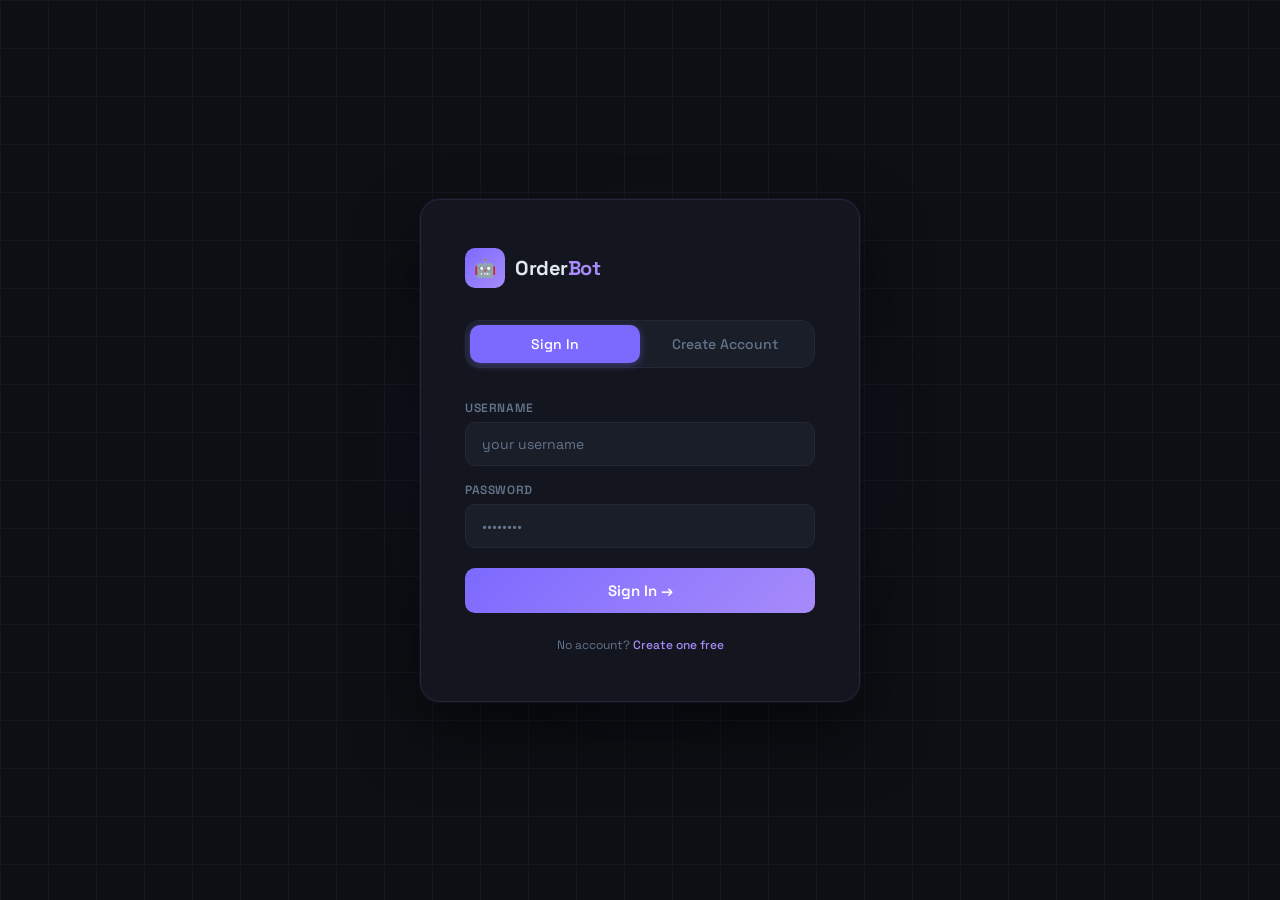
<file: frontend/templates/auth.html>
<!DOCTYPE html>
<html lang="en">
<head>
  <meta charset="UTF-8" />
  <meta name="viewport" content="width=device-width, initial-scale=1.0"/>
  <title>OrderBot — Sign In</title>
  <link rel="preconnect" href="https://fonts.googleapis.com">
  <link href="https://fonts.googleapis.com/css2?family=Space+Grotesk:wght@300;400;500;600;700&family=JetBrains+Mono:wght@400;500&display=swap" rel="stylesheet">
  <style>
    *, *::before, *::after { box-sizing: border-box; margin: 0; padding: 0; }

    :root {
      --bg:        #0d0f14;
      --surface:   #13161e;
      --surface2:  #1a1e28;
      --border:    #242835;
      --accent:    #7c6aff;
      --accent2:   #a78bfa;
      --green:     #34d399;
      --red:       #f87171;
      --text:      #e2e8f0;
      --muted:     #64748b;
      --radius:    14px;
    }

    body {
      min-height: 100vh;
      background: var(--bg);
      display: grid;
      place-items: center;
      font-family: 'Space Grotesk', sans-serif;
      color: var(--text);
      overflow: hidden;
    }

    /* Animated background grid */
    body::before {
      content: '';
      position: fixed;
      inset: 0;
      background-image:
        linear-gradient(var(--border) 1px, transparent 1px),
        linear-gradient(90deg, var(--border) 1px, transparent 1px);
      background-size: 48px 48px;
      opacity: 0.35;
      z-index: 0;
    }

    /* Glowing orb */
    body::after {
      content: '';
      position: fixed;
      width: 600px;
      height: 600px;
      background: radial-gradient(circle, rgba(124,106,255,0.12) 0%, transparent 70%);
      top: 50%;
      left: 50%;
      transform: translate(-50%, -50%);
      z-index: 0;
      animation: pulse 4s ease-in-out infinite;
    }

    @keyframes pulse {
      0%, 100% { transform: translate(-50%, -50%) scale(1); opacity: 0.6; }
      50%       { transform: translate(-50%, -50%) scale(1.15); opacity: 1; }
    }

    .card {
      position: relative;
      z-index: 1;
      background: var(--surface);
      border: 1px solid var(--border);
      border-radius: 20px;
      padding: 48px 44px;
      width: 100%;
      max-width: 440px;
      box-shadow: 0 0 0 1px rgba(124,106,255,0.08),
                  0 32px 64px rgba(0,0,0,0.5);
      animation: slideUp 0.5s cubic-bezier(0.22,1,0.36,1) both;
    }

    @keyframes slideUp {
      from { opacity: 0; transform: translateY(24px); }
      to   { opacity: 1; transform: translateY(0); }
    }

    .logo {
      display: flex;
      align-items: center;
      gap: 10px;
      margin-bottom: 32px;
    }

    .logo-icon {
      width: 40px;
      height: 40px;
      background: linear-gradient(135deg, var(--accent), var(--accent2));
      border-radius: 10px;
      display: grid;
      place-items: center;
      font-size: 18px;
    }

    .logo-text {
      font-size: 20px;
      font-weight: 700;
      letter-spacing: -0.5px;
    }

    .logo-text span { color: var(--accent2); }

    /* Tab switcher */
    .tabs {
      display: grid;
      grid-template-columns: 1fr 1fr;
      background: var(--surface2);
      border-radius: var(--radius);
      padding: 4px;
      margin-bottom: 32px;
      border: 1px solid var(--border);
    }

    .tab {
      padding: 10px;
      text-align: center;
      font-size: 14px;
      font-weight: 500;
      cursor: pointer;
      border-radius: 10px;
      color: var(--muted);
      transition: all 0.2s;
      user-select: none;
    }

    .tab.active {
      background: var(--accent);
      color: #fff;
      box-shadow: 0 2px 8px rgba(124,106,255,0.4);
    }

    /* Form */
    .form { display: none; flex-direction: column; gap: 16px; }
    .form.active { display: flex; animation: fadeIn 0.3s ease; }

    @keyframes fadeIn {
      from { opacity: 0; transform: translateY(6px); }
      to   { opacity: 1; transform: translateY(0); }
    }

    .field { display: flex; flex-direction: column; gap: 6px; }

    label {
      font-size: 12px;
      font-weight: 600;
      color: var(--muted);
      text-transform: uppercase;
      letter-spacing: 0.6px;
    }

    input {
      background: var(--surface2);
      border: 1px solid var(--border);
      border-radius: 10px;
      padding: 12px 16px;
      font-size: 14px;
      font-family: 'Space Grotesk', sans-serif;
      color: var(--text);
      outline: none;
      transition: border-color 0.2s, box-shadow 0.2s;
    }

    input:focus {
      border-color: var(--accent);
      box-shadow: 0 0 0 3px rgba(124,106,255,0.15);
    }

    input::placeholder { color: var(--muted); }

    button[type="submit"] {
      margin-top: 4px;
      padding: 13px;
      background: linear-gradient(135deg, var(--accent), var(--accent2));
      border: none;
      border-radius: 10px;
      color: #fff;
      font-size: 15px;
      font-weight: 600;
      font-family: 'Space Grotesk', sans-serif;
      cursor: pointer;
      transition: opacity 0.2s, transform 0.15s;
      position: relative;
      overflow: hidden;
    }

    button[type="submit"]:hover { opacity: 0.92; transform: translateY(-1px); }
    button[type="submit"]:active { transform: translateY(0); }

    button[type="submit"].loading {
      pointer-events: none;
      opacity: 0.7;
    }

    button[type="submit"].loading::after {
      content: '';
      position: absolute;
      inset: 0;
      background: linear-gradient(90deg, transparent, rgba(255,255,255,0.15), transparent);
      animation: shimmer 1s infinite;
    }

    @keyframes shimmer {
      from { transform: translateX(-100%); }
      to   { transform: translateX(100%); }
    }

    /* Alert */
    .alert {
      display: none;
      padding: 12px 16px;
      border-radius: 10px;
      font-size: 13px;
      font-weight: 500;
      animation: fadeIn 0.25s ease;
    }

    .alert.error {
      display: block;
      background: rgba(248,113,113,0.1);
      border: 1px solid rgba(248,113,113,0.25);
      color: var(--red);
    }

    .alert.success {
      display: block;
      background: rgba(52,211,153,0.1);
      border: 1px solid rgba(52,211,153,0.25);
      color: var(--green);
    }

    .divider {
      display: flex;
      align-items: center;
      gap: 12px;
      color: var(--muted);
      font-size: 12px;
      margin: 4px 0;
    }

    .divider::before, .divider::after {
      content: '';
      flex: 1;
      height: 1px;
      background: var(--border);
    }

    .hint {
      text-align: center;
      font-size: 12px;
      color: var(--muted);
      margin-top: 8px;
    }

    .hint span {
      color: var(--accent2);
      cursor: pointer;
      font-weight: 500;
    }

    .hint span:hover { text-decoration: underline; }

    /* Password strength */
    .strength-bar {
      height: 3px;
      background: var(--border);
      border-radius: 99px;
      margin-top: 6px;
      overflow: hidden;
    }

    .strength-fill {
      height: 100%;
      border-radius: 99px;
      width: 0%;
      transition: width 0.3s, background 0.3s;
    }
  </style>
</head>
<body>

<div class="card">
  <div class="logo">
    <div class="logo-icon">🤖</div>
    <div class="logo-text">Order<span>Bot</span></div>
  </div>

  <div class="tabs">
    <div class="tab active" onclick="switchTab('login')">Sign In</div>
    <div class="tab" onclick="switchTab('signup')">Create Account</div>
  </div>

  <div id="alert" class="alert"></div>

  <!-- LOGIN FORM -->
  <form class="form active" id="login-form" onsubmit="handleLogin(event)">
    <div class="field">
      <label>Username</label>
      <input type="text" id="login-username" placeholder="your username" autocomplete="username" required />
    </div>
    <div class="field">
      <label>Password</label>
      <input type="password" id="login-password" placeholder="••••••••" autocomplete="current-password" required />
    </div>
    <button type="submit" id="login-btn">Sign In →</button>
    <p class="hint">No account? <span onclick="switchTab('signup')">Create one free</span></p>
  </form>

  <!-- SIGNUP FORM -->
  <form class="form" id="signup-form" onsubmit="handleSignup(event)">
    <div class="field">
      <label>Username</label>
      <input type="text" id="signup-username" placeholder="choose a username" autocomplete="username" required />
    </div>
    <div class="field">
      <label>Email <span style="color:var(--muted);font-weight:400">(optional)</span></label>
      <input type="email" id="signup-email" placeholder="you@example.com" autocomplete="email" />
    </div>
    <div class="field">
      <label>Password</label>
      <input type="password" id="signup-password" placeholder="min 6 characters"
             autocomplete="new-password" oninput="checkStrength(this.value)" required />
      <div class="strength-bar"><div class="strength-fill" id="strength-fill"></div></div>
    </div>
    <button type="submit" id="signup-btn">Create Account →</button>
    <p class="hint">Already have one? <span onclick="switchTab('login')">Sign in</span></p>
  </form>
</div>

<script>
  function switchTab(tab) {
    document.querySelectorAll('.tab').forEach((t, i) => {
      t.classList.toggle('active', (i === 0) === (tab === 'login'));
    });
    document.getElementById('login-form').classList.toggle('active', tab === 'login');
    document.getElementById('signup-form').classList.toggle('active', tab === 'signup');
    clearAlert();
  }

  function showAlert(msg, type='error') {
    const el = document.getElementById('alert');
    el.textContent = msg;
    el.className = `alert ${type}`;
  }

  function clearAlert() {
    const el = document.getElementById('alert');
    el.className = 'alert';
    el.textContent = '';
  }

  function setLoading(btnId, on) {
    const btn = document.getElementById(btnId);
    btn.classList.toggle('loading', on);
    btn.textContent = on ? 'Please wait...' : (btnId === 'login-btn' ? 'Sign In →' : 'Create Account →');
  }

  function checkStrength(val) {
    const fill = document.getElementById('strength-fill');
    let score = 0;
    if (val.length >= 6)  score++;
    if (val.length >= 10) score++;
    if (/[A-Z]/.test(val)) score++;
    if (/[0-9]/.test(val)) score++;
    if (/[^A-Za-z0-9]/.test(val)) score++;
    const pct   = (score / 5) * 100;
    const color = score <= 1 ? '#f87171' : score <= 3 ? '#fbbf24' : '#34d399';
    fill.style.width      = pct + '%';
    fill.style.background = color;
  }

  async function handleLogin(e) {
    e.preventDefault();
    clearAlert();
    setLoading('login-btn', true);
    try {
      const res = await fetch('/auth/login', {
        method: 'POST',
        headers: { 'Content-Type': 'application/json' },
        body: JSON.stringify({
          username: document.getElementById('login-username').value.trim(),
          password: document.getElementById('login-password').value,
        })
      });
      const data = await res.json();
      if (!res.ok) throw new Error(data.detail || 'Login failed.');
      showAlert('✓ ' + data.message, 'success');
      setTimeout(() => window.location.href = '/', 800);
    } catch(err) {
      showAlert('✗ ' + err.message);
      setLoading('login-btn', false);
    }
  }

  async function handleSignup(e) {
    e.preventDefault();
    clearAlert();
    setLoading('signup-btn', true);
    const pw = document.getElementById('signup-password').value;
    if (pw.length < 6) {
      showAlert('✗ Password must be at least 6 characters.');
      setLoading('signup-btn', false);
      return;
    }
    try {
      const res = await fetch('/auth/signup', {
        method: 'POST',
        headers: { 'Content-Type': 'application/json' },
        body: JSON.stringify({
          username: document.getElementById('signup-username').value.trim(),
          email:    document.getElementById('signup-email').value.trim(),
          password: pw,
        })
      });
      const data = await res.json();
      if (!res.ok) throw new Error(data.detail || 'Signup failed.');
      showAlert('✓ Account created! Redirecting...', 'success');
      setTimeout(() => window.location.href = '/', 900);
    } catch(err) {
      showAlert('✗ ' + err.message);
      setLoading('signup-btn', false);
    }
  }
</script>
</body>
</html>
</file>
